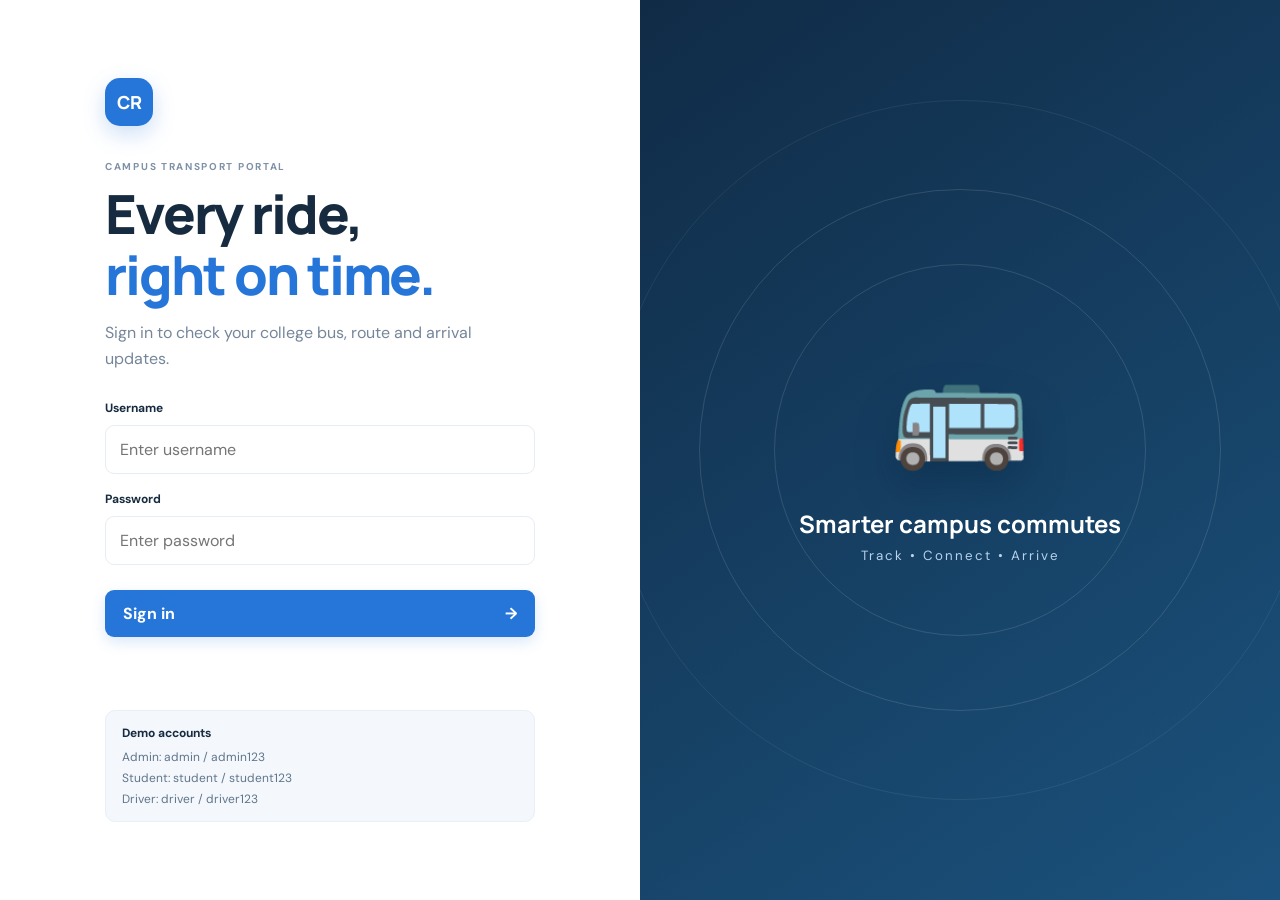
<file: index.html>
<!doctype html>
<html lang="en"><head><meta charset="utf-8"><meta name="viewport" content="width=device-width,initial-scale=1"><meta name="theme-color" content="#102b46"><title>CampusRide | College Bus Tracking</title><link rel="stylesheet" href="app.css"></head>
<body><div id="app">
<section id="loginView" class="login-shell"><div class="login-card"><div class="brand-mark">CR</div><p class="eyebrow">CAMPUS TRANSPORT PORTAL</p><h1>Every ride,<br><span>right on time.</span></h1><p class="muted">Sign in to check your college bus, route and arrival updates.</p><form id="loginForm"><label for="username">Username</label><input id="username" autocomplete="username" placeholder="Enter username" required><label for="password">Password</label><input id="password" type="password" autocomplete="current-password" placeholder="Enter password" required><button class="primary full" type="submit">Sign in <span>→</span></button><p id="loginError" class="error" role="alert"></p></form><div class="demo-box"><b>Demo accounts</b><span>Admin: admin / admin123</span><span>Student: student / student123</span><span>Driver: driver / driver123</span></div></div><div class="login-art"><div class="art-orbit"></div><div class="bus-illustration">🚌</div><p>Smarter campus commutes</p><small>Track • Connect • Arrive</small></div></section>
<section id="dashboardView" class="dashboard hidden"><aside class="sidebar"><div class="side-brand"><span class="brand-mark small">CR</span><b>CampusRide</b></div><div class="profile"><div class="avatar" id="avatar">S</div><div><b id="profileName">Student</b><small id="profileRole">Student portal</small></div></div><nav><button class="nav-item active" data-page="overview">▦ <span>Overview</span></button><button class="nav-item" data-page="tracking">⌖ <span>Bus tracking</span></button><button class="nav-item" data-page="routes">☷ <span>Routes & buses</span></button><button class="nav-item admin-only" data-page="manage">＋ <span>Manage buses</span></button></nav><button id="logoutBtn" class="logout">↪ <span>Sign out</span></button></aside>
<main class="main"><header class="topbar"><div><p class="eyebrow">CAMPUS TRANSPORT</p><h2 id="pageTitle">Overview</h2></div><div class="top-right"><span class="live-dot"></span><span>Service status: Active</span><span class="date-pill" id="today"></span></div></header>
<div id="overviewPage" class="page"><div class="welcome"><div><p class="eyebrow light">YOUR DAILY JOURNEY</p><h2>Good day, <span id="welcomeName">Student</span> 👋</h2><p>Here’s what’s happening with your campus transport.</p></div><div class="welcome-bus">🚌</div></div><div class="stats"><article class="stat-card"><span class="stat-icon blue">🚌</span><small>Active buses</small><strong id="activeCount">3</strong><em>On campus routes</em></article><article class="stat-card"><span class="stat-icon green">⌖</span><small>Routes available</small><strong id="routeCount">3</strong><em>Across the city</em></article><article class="stat-card"><span class="stat-icon amber">◷</span><small>Next departure</small><strong>08:15 AM</strong><em>Route A · Main Gate</em></article></div><div class="section-head"><div><p class="eyebrow">QUICK ACCESS</p><h3>Your bus at a glance</h3></div><button class="text-button" data-goto="tracking">Track a bus →</button></div><div id="busCards" class="bus-grid"></div><div class="notice"><span>ⓘ</span><div><b>Travel tip</b><p>Arrive at your pickup point 5–10 minutes before the scheduled time. Live GPS is available when a driver shares their location.</p></div></div></div>
<div id="trackingPage" class="page hidden"><div class="section-head"><div><p class="eyebrow">REAL-TIME LOCATION</p><h3>Bus tracking</h3><p class="muted">Choose a bus to view its latest shared location.</p></div><select id="trackingBus" aria-label="Choose bus"></select></div><div class="map-panel"><div class="map-grid"></div><div class="map-center"><div class="map-pin">🚌</div><b id="mapBusName">College Bus 01</b><span id="mapLocation">GPS location not shared yet</span><small id="mapCoords">Ask your driver to start location sharing.</small></div><div class="map-legend"><span><i class="legend-blue"></i> Bus location</span><span><i class="legend-green"></i> Campus</span></div></div><div class="tracking-actions"><div><b>Driver location sharing</b><p class="muted">Driver login can share this device’s GPS while this page stays open.</p></div><button id="shareLocation" class="primary driver-only">Start sharing GPS</button></div><p id="gpsStatus" class="muted"></p></div>
<div id="routesPage" class="page hidden"><div class="section-head"><div><p class="eyebrow">TRANSPORT NETWORK</p><h3>Routes & bus schedules</h3></div></div><div class="table-wrap"><table><thead><tr><th>Bus</th><th>Route</th><th>Pickup point</th><th>Departure</th><th>Status</th></tr></thead><tbody id="routeRows"></tbody></table></div></div>
<div id="managePage" class="page hidden"><div class="section-head"><div><p class="eyebrow">ADMINISTRATION</p><h3>Manage buses</h3><p class="muted">Add a bus to the campus transport list.</p></div></div><form id="busForm" class="manage-form"><div><label>Bus number</label><input id="busNumber" placeholder="e.g. BUS 04" required></div><div><label>Route name</label><input id="busRoute" placeholder="e.g. Route D" required></div><div><label>Driver name</label><input id="driverName" placeholder="Driver name" required></div><div><label>Pickup point</label><input id="pickupPoint" placeholder="Pickup point" required></div><div><label>Departure time</label><input id="departureTime" type="time" required></div><button class="primary" type="submit">＋ Add bus</button></form><div class="table-wrap"><table><thead><tr><th>Bus</th><th>Route</th><th>Driver</th><th>Pickup</th><th>Departure</th><th>Action</th></tr></thead><tbody id="manageRows"></tbody></table></div></div>
<footer>CampusRide · College Student Bus Tracking System <span>Student project demo</span></footer></main></section></div><script src="app.js"></script></body></html>
</file>
<file: app.css>
@import url('https://fonts.googleapis.com/css2?family=DM+Sans:wght@400;500;600;700&family=Manrope:wght@400;500;600;700;800&display=swap');
:root{--navy:#102b46;--blue:#2675d8;--ink:#172b40;--muted:#75869a;--line:#e6edf4;--bg:#f5f8fc}*{box-sizing:border-box}body{margin:0;background:var(--bg);color:var(--ink);font-family:'DM Sans',sans-serif}button,input,select{font:inherit}button{cursor:pointer}.hidden{display:none!important}.login-shell{min-height:100vh;display:grid;grid-template-columns:1fr 1fr;background:#fff}.login-card{width:min(430px,calc(100% - 48px));margin:auto;padding:48px 0}.brand-mark{width:48px;height:48px;border-radius:15px;background:var(--blue);color:#fff;display:grid;place-items:center;font-weight:800;font-family:Manrope;font-size:18px;box-shadow:0 8px 22px #2675d83b}.eyebrow{font-size:10px;letter-spacing:1.7px;font-weight:700;color:#7e91a6;margin:0 0 10px}.login-card>.eyebrow{margin-top:34px}.login-card h1{font:800 clamp(38px,5vw,54px)/1.12 Manrope;margin:0 0 14px;letter-spacing:-2px}.login-card h1 span{color:var(--blue)}.muted{color:var(--muted);line-height:1.6}.login-card form{display:grid;gap:9px;margin-top:28px}.login-card label,.manage-form label{font-size:12px;font-weight:700}.login-card input,.manage-form input{padding:13px 14px;border:1px solid var(--line);border-radius:9px;outline:none;margin-bottom:8px}.login-card input:focus,.manage-form input:focus{border-color:var(--blue)}.primary{border:0;border-radius:9px;background:var(--blue);color:#fff;padding:13px 18px;font-weight:700;box-shadow:0 5px 14px #2675d82b}.primary:hover{background:#1764c3}.full{margin-top:8px;display:flex;justify-content:space-between}.error{color:#c53e4a;font-size:12px;min-height:16px}.demo-box{margin-top:24px;background:#f4f8fd;border:1px solid #e7eff8;padding:14px 16px;border-radius:10px;display:grid;gap:5px;font-size:12px;color:#60758a}.demo-box b{color:var(--ink);margin-bottom:3px}.login-art{background:linear-gradient(145deg,#102b46,#1b527d);display:flex;flex-direction:column;justify-content:center;align-items:center;color:white;position:relative;overflow:hidden}.login-art:before,.login-art:after{content:'';position:absolute;border:1px solid #ffffff20;border-radius:50%;width:520px;height:520px}.login-art:after{width:370px;height:370px}.art-orbit{position:absolute;width:700px;height:700px;border:1px solid #ffffff12;border-radius:50%}.bus-illustration{font-size:112px;z-index:1;filter:drop-shadow(0 20px 20px #001a344a);margin-bottom:25px}.login-art p{font:700 24px Manrope;margin:0 0 7px;z-index:1}.login-art small{color:#b7d2eb;letter-spacing:2px;z-index:1}.dashboard{min-height:100vh;display:flex}.sidebar{width:245px;background:var(--navy);color:#fff;padding:25px 17px;display:flex;flex-direction:column;flex-shrink:0}.side-brand{display:flex;align-items:center;gap:11px;font:700 17px Manrope;padding:0 9px 30px}.brand-mark.small{width:36px;height:36px;border-radius:11px;font-size:13px}.profile{display:flex;align-items:center;gap:10px;padding:17px 9px;border-top:1px solid #ffffff18;border-bottom:1px solid #ffffff18}.avatar{width:35px;height:35px;background:#d9eaff;color:#1c65b5;border-radius:50%;display:grid;place-items:center;font-weight:800}.profile b,.profile small{display:block}.profile b{font-size:12px}.profile small{font-size:10px;color:#9eb5cc;margin-top:4px}.sidebar nav{display:grid;gap:7px;margin-top:25px}.nav-item{border:0;background:transparent;color:#a9bfd3;padding:12px 13px;text-align:left;border-radius:8px;display:flex;gap:12px;font-size:13px}.nav-item.active,.nav-item:hover{background:#ffffff17;color:#fff}.logout{margin-top:auto;border:0;background:transparent;color:#a9bfd3;text-align:left;padding:13px;font-size:13px}.main{flex:1;min-width:0;padding:0 36px;max-width:1600px;margin:0 auto}.topbar{height:94px;display:flex;align-items:center;justify-content:space-between;border-bottom:1px solid var(--line);margin-bottom:27px}.topbar h2{font:800 23px Manrope;margin:0}.topbar .eyebrow{margin-bottom:4px}.top-right{display:flex;align-items:center;gap:9px;font-size:11px;color:#63788e}.live-dot{width:8px;height:8px;border-radius:50%;background:#27b77c;box-shadow:0 0 0 4px #27b77c20}.date-pill{padding:8px 11px;background:#fff;border:1px solid var(--line);border-radius:8px;margin-left:10px}.welcome{background:linear-gradient(110deg,#1c5b98,#267bd7);border-radius:14px;padding:27px 32px;color:white;display:flex;justify-content:space-between;align-items:center;overflow:hidden}.welcome .eyebrow{color:#b9d8f8}.welcome h2{font:800 24px Manrope;margin:0 0 7px}.welcome h2 span{color:#d4eaff}.welcome p:last-child{font-size:12px;color:#d0e4f8;margin:0}.welcome-bus{font-size:62px;margin-right:25px;filter:drop-shadow(0 8px 8px #07355c66)}.stats{display:grid;grid-template-columns:repeat(3,1fr);gap:17px;margin:20px 0 30px}.stat-card{background:#fff;border:1px solid var(--line);border-radius:12px;padding:18px 19px;display:grid;gap:7px}.stat-icon{width:34px;height:34px;border-radius:9px;display:grid;place-items:center;margin-bottom:3px}.blue{background:#eaf3ff}.green{background:#e7f8f0}.amber{background:#fff5df}.stat-card small{color:#718399;font-size:11px}.stat-card strong{font:800 22px Manrope}.stat-card em{font-style:normal;font-size:10px;color:#9aa8b7}.section-head{display:flex;align-items:center;justify-content:space-between;margin:0 0 15px}.section-head h3{font:800 18px Manrope;margin:0 0 4px}.section-head .eyebrow{margin:0 0 5px}.section-head p{margin-top:6px;font-size:12px}.text-button{border:0;background:transparent;color:var(--blue);font-weight:700;font-size:12px}.bus-grid{display:grid;grid-template-columns:repeat(3,1fr);gap:14px}.bus-card{background:#fff;border:1px solid var(--line);border-radius:12px;padding:17px}.bus-card-top{display:flex;justify-content:space-between;align-items:center}.bus-code{font:800 15px Manrope}.status{font-size:10px;color:#169764;background:#e9f8f1;border-radius:20px;padding:5px 9px}.bus-route{font-size:12px;color:#718399;margin:8px 0 15px}.bus-meta{border-top:1px solid var(--line);padding-top:12px;display:flex;justify-content:space-between;font-size:11px}.bus-meta span{color:#8a9bad}.notice{display:flex;gap:13px;background:#edf5ff;border:1px solid #dceaff;border-radius:10px;padding:14px 16px;margin-top:22px;color:#2b6cad}.notice p{font-size:11px;color:#65809c;margin:4px 0 0;line-height:1.5}.notice b{font-size:12px}.page{padding-bottom:20px}.table-wrap{background:#fff;border:1px solid var(--line);border-radius:12px;overflow:auto}table{width:100%;border-collapse:collapse;text-align:left;white-space:nowrap}th{font-size:10px;text-transform:uppercase;letter-spacing:.8px;color:#8a9bad;background:#f8fafd;padding:14px 17px}td{font-size:12px;padding:15px 17px;border-top:1px solid #edf1f5}td:first-child{font-weight:700}.map-panel{height:370px;border:1px solid var(--line);border-radius:13px;background-color:#eaf2ee;position:relative;overflow:hidden;display:grid;place-items:center;background-image:linear-gradient(28deg,transparent 47%,#fff 48%,#fff 50%,transparent 51%),linear-gradient(115deg,transparent 47%,#fff 48%,#fff 50%,transparent 51%),linear-gradient(0deg,#d9e8dc 1px,transparent 1px),linear-gradient(90deg,#d9e8dc 1px,transparent 1px);background-size:100% 100%,100% 100%,44px 44px,44px 44px}.map-center{z-index:1;background:white;border-radius:13px;padding:20px 28px;box-shadow:0 10px 35px #1b385024;display:grid;justify-items:center;gap:7px}.map-pin{font-size:32px}.map-center b{font:700 14px Manrope}.map-center span{font-size:12px;color:#718399}.map-center small{font-size:10px;color:#99a8b7}.map-legend{position:absolute;bottom:15px;left:16px;background:#fff;padding:10px 13px;border-radius:8px;display:flex;gap:14px;font-size:10px;color:#687d91}.map-legend i{display:inline-block;width:7px;height:7px;border-radius:50%;margin-right:5px}.legend-blue{background:#2675d8}.legend-green{background:#28a66d}.tracking-actions{display:flex;justify-content:space-between;align-items:center;background:#fff;border:1px solid var(--line);padding:17px 20px;border-radius:11px;margin-top:15px}.tracking-actions b{font-size:13px}.tracking-actions p{font-size:11px;margin:4px 0 0}.tracking-actions .primary{font-size:11px}.main select{border:1px solid var(--line);background:#fff;padding:10px;border-radius:8px;color:var(--ink)}.manage-form{background:#fff;border:1px solid var(--line);border-radius:12px;padding:17px;display:grid;grid-template-columns:repeat(3,1fr);gap:10px;margin-bottom:18px}.manage-form div{display:grid;gap:6px}.manage-form input{margin:0;padding:10px}.manage-form .primary{align-self:end}.delete-btn{border:0;background:#fff0f0;color:#c34c4c;border-radius:6px;padding:6px 9px;font-size:10px}footer{border-top:1px solid var(--line);padding:20px 0;margin-top:32px;color:#91a0b0;font-size:10px;display:flex;justify-content:space-between}footer span{color:#b1bdc8}@media(max-width:850px){.sidebar{width:190px}.main{padding:0 20px}.bus-grid{grid-template-columns:repeat(2,1fr)}.top-right{font-size:0}.date-pill{font-size:10px}.manage-form{grid-template-columns:repeat(2,1fr)}}@media(max-width:620px){.login-shell{grid-template-columns:1fr}.login-art{display:none}.login-card{padding:35px 0}.sidebar{width:58px;padding:18px 8px}.side-brand{padding:0 3px 24px}.side-brand b,.profile>div:last-child,.nav-item span,.logout span{display:none}.brand-mark.small{width:38px}.profile{padding:13px 2px}.nav-item{justify-content:center;padding:12px 5px}.logout{text-align:center;padding:12px 0}.main{padding:0 13px}.topbar{height:78px}.topbar h2{font-size:18px}.welcome{padding:21px}.welcome h2{font-size:19px}.welcome-bus{font-size:43px;margin:0}.stats{gap:8px}.stat-card{padding:12px 9px}.stat-card strong{font-size:17px}.stat-card small{font-size:9px}.bus-grid{grid-template-columns:1fr}.manage-form{grid-template-columns:1fr}.section-head{align-items:flex-start;gap:10px}.tracking-actions{align-items:flex-start;gap:12px;flex-direction:column}.map-panel{height:310px}footer{gap:8px;line-height:1.5}}
</file>
